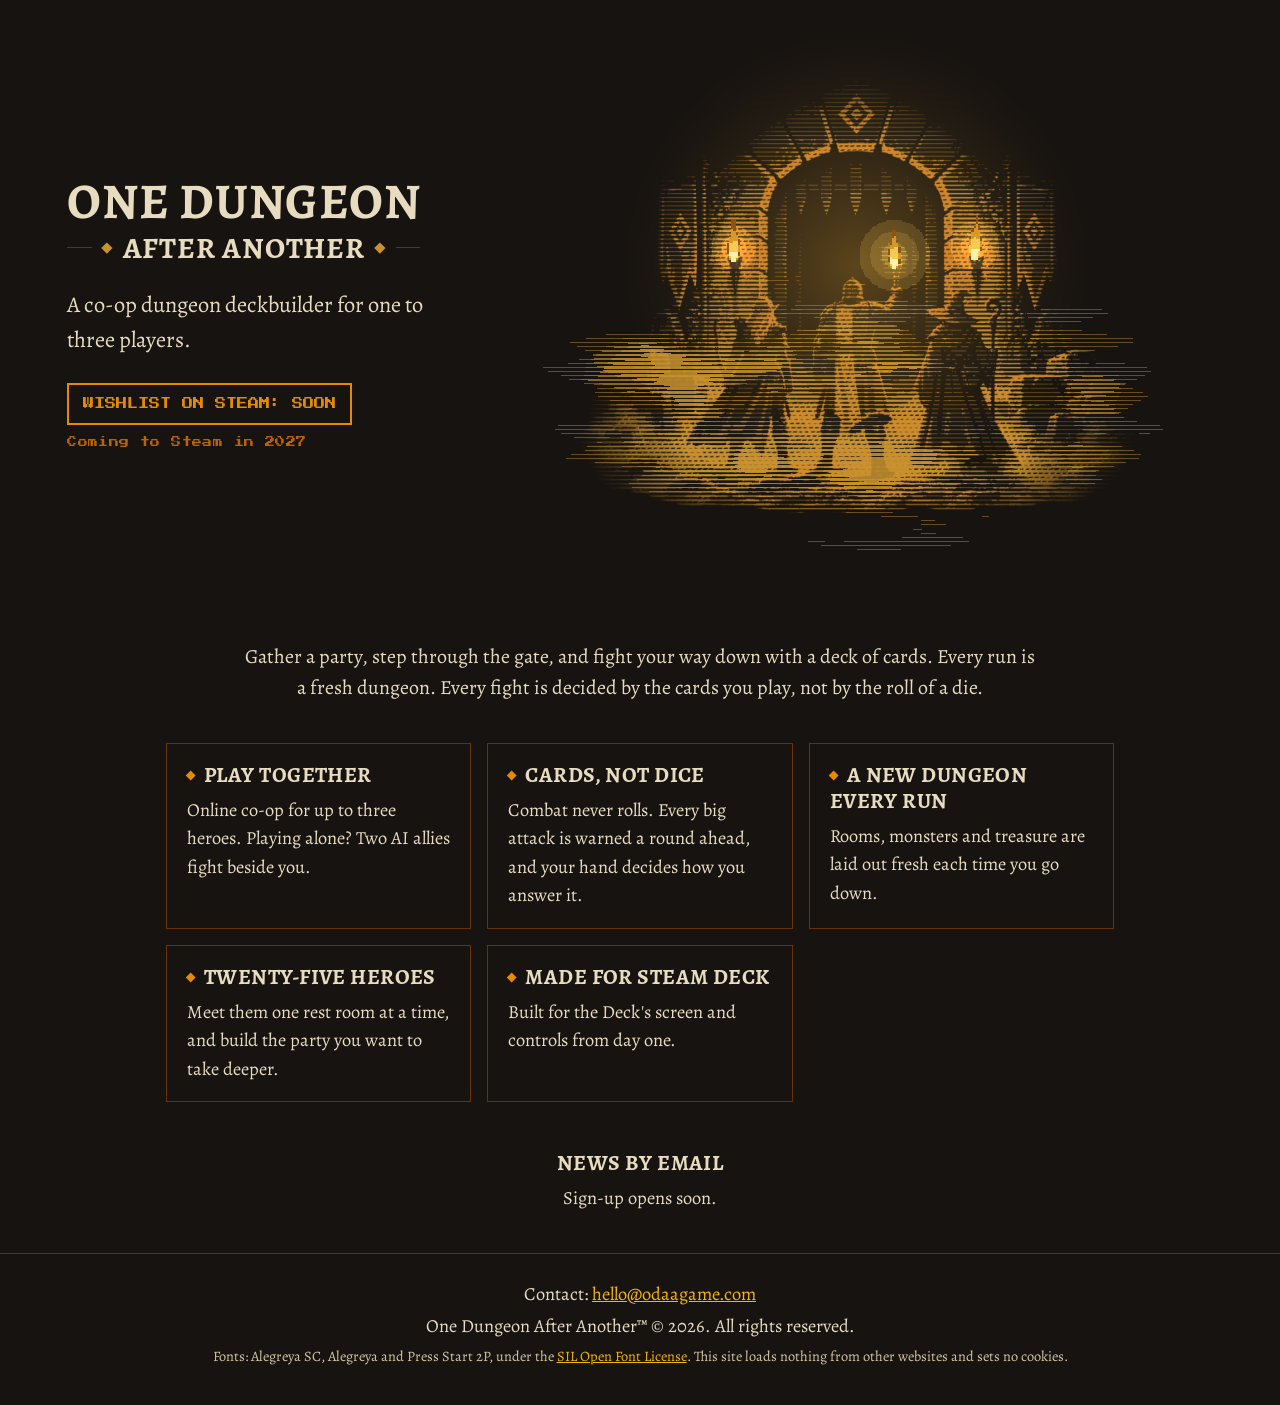
<file: index.html>
<!doctype html>
<html lang="en">
<head>
<meta charset="utf-8">
<meta name="viewport" content="width=device-width, initial-scale=1">
<title>One Dungeon After Another</title>
<meta name="description" content="A co-op dungeon deckbuilder for one to three players. Coming to Steam in 2027.">
<meta property="og:title" content="One Dungeon After Another">
<meta property="og:description" content="A co-op dungeon deckbuilder for one to three players. Coming to Steam in 2027.">
<meta property="og:image" content="https://odaagame.com/img/party.png">
<meta property="og:url" content="https://odaagame.com/">
<link rel="canonical" href="https://odaagame.com/">
<link rel="icon" type="image/png" href="img/favicon-32.png">
<link rel="stylesheet" href="style.css">
</head>
<body>

<header class="hero">
  <div class="hero-text">
    <h1 class="wordmark">
      <span class="line1">One Dungeon</span>
      <span class="line2"><i class="rule"></i><i class="dia"></i><span>After Another</span><i class="dia"></i><i class="rule"></i></span>
    </h1>
    <p class="tag">A co-op dungeon deckbuilder for one to three players.</p>
    <p class="cta"><span class="chip" aria-disabled="true">Wishlist on Steam: soon</span></p>
    <p class="when">Coming to Steam in 2027</p>
  </div>
  <div id="gateway" class="gateway">
    <canvas id="gateway-gl" data-src="img/gateway-engraved.png" aria-hidden="true"></canvas>
    <img class="gateway-still" src="img/gateway-engraved.png" alt="Three heroes, an archer, a knight raising a torch and a wizard, stand before a torch-lit dungeon gate, drawn in amber lines.">
  </div>
  <canvas id="gateway-embers" aria-hidden="true"></canvas>
</header>

<main>
  <section class="pitch">
    <p>Gather a party, step through the gate, and fight your way down with a deck of cards. Every run is a fresh
    dungeon. Every fight is decided by the cards you play, not by the roll of a die.</p>
  </section>

  <section class="features">
    <article>
      <h2>Play together</h2>
      <p>Online co-op for up to three heroes. Playing alone? Two AI allies fight beside you.</p>
    </article>
    <article>
      <h2>Cards, not dice</h2>
      <p>Combat never rolls. Every big attack is warned a round ahead, and your hand decides how you answer it.</p>
    </article>
    <article>
      <h2>A new dungeon every run</h2>
      <p>Rooms, monsters and treasure are laid out fresh each time you go down.</p>
    </article>
    <article>
      <h2>Twenty-five heroes</h2>
      <p>Meet them one rest room at a time, and build the party you want to take deeper.</p>
    </article>
    <article>
      <h2>Made for Steam Deck</h2>
      <p>Built for the Deck's screen and controls from day one.</p>
    </article>
  </section>

  <section class="news">
    <h2>News by email</h2>
    <p>Sign-up opens soon.</p>
  </section>
</main>

<footer>
  <p>Contact: <a href="mailto:hello@odaagame.com">hello@odaagame.com</a></p>
  <p>One Dungeon After Another&trade; &copy; 2026. All rights reserved.</p>
  <p class="small">Fonts: Alegreya SC, Alegreya and Press Start 2P, under the
    <a href="fonts/">SIL Open Font License</a>. This site loads nothing from other websites and sets no cookies.</p>
</footer>

<script src="gateway.js"></script>
</body>
</html>
</file>
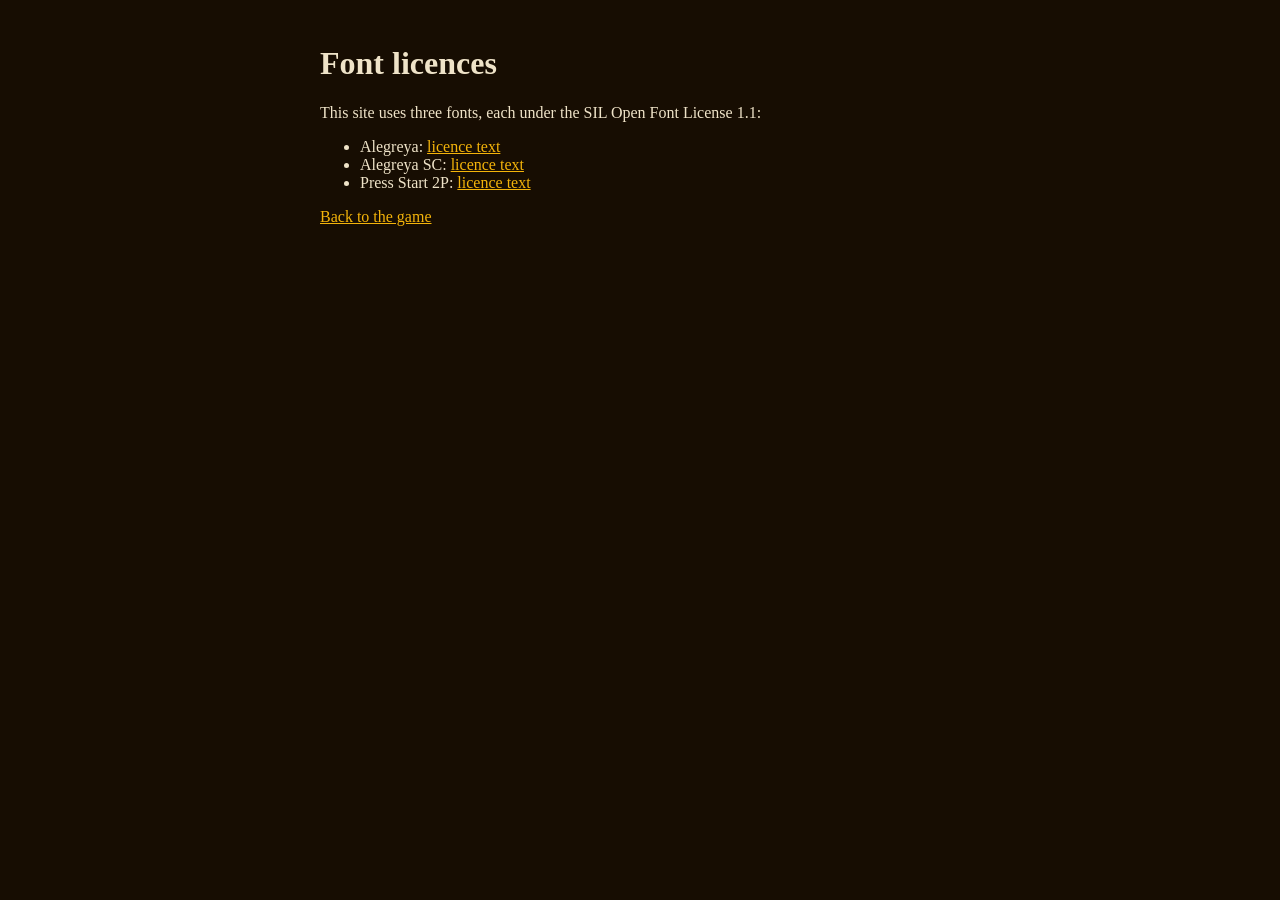
<file: fonts/index.html>
<!doctype html>
<html lang="en"><head><meta charset="utf-8"><meta name="viewport" content="width=device-width, initial-scale=1">
<title>Font licences</title>
<style>body{background:#170D02;color:#EFE3C8;font-family:Georgia,serif;max-width:40em;margin:0 auto;padding:24px 16px}a{color:#F4B40A}</style></head>
<body><h1>Font licences</h1>
<p>This site uses three fonts, each under the SIL Open Font License 1.1:</p>
<ul>
<li>Alegreya: <a href="OFL-Alegreya.txt">licence text</a></li>
<li>Alegreya SC: <a href="OFL-AlegreyaSC.txt">licence text</a></li>
<li>Press Start 2P: <a href="OFL-PressStart2P.txt">licence text</a></li>
</ul>
<p><a href="../">Back to the game</a></p>
</body></html>
</file>
<file: style.css>
/* One Dungeon After Another, as the game's title menu draws it (grimhollow-godot scripts/ui/main_menu.gd):
   the SMOKE ground, the wordmark in Alegreya SC Bold parchment with the second line between gold diamonds
   and rules, menu-style headings, and the amber CRT tokens (brand doc 15 s C14a) for the accents.
   Fonts are the game's own, self-hosted under the SIL OFL. Nothing is loaded from other websites. */

@font-face { font-family: "Alegreya SC"; src: url("fonts/AlegreyaSC-Bold.ttf") format("truetype"); font-weight: 700; font-display: swap; }
@font-face { font-family: "Alegreya"; src: url("fonts/Alegreya-Regular.ttf") format("truetype"); font-weight: 400; font-display: swap; }
@font-face { font-family: "Alegreya"; src: url("fonts/Alegreya-Bold.ttf") format("truetype"); font-weight: 700; font-display: swap; }
@font-face { font-family: "Press Start 2P"; src: url("fonts/PressStart2P-Regular.ttf") format("truetype"); font-display: swap; }

:root {
  --smoke: #171310;      /* SMOKE: the title's ground */
  --parchment: #E8DCC0;  /* PARCHMENT: the wordmark and the menu */
  --gold: #C8922F;       /* TORCH_GOLD: the diamonds */
  --low: #683201;        /* AMBER_LOW: the rules, keylines at rest */
  --mid: #BC6402;        /* AMBER_MID */
  --lit: #E38B03;        /* AMBER_LIT */
  --hot: #F4B40A;        /* AMBER_HOT: the one focused thing */
}

* { box-sizing: border-box; }
html { background: var(--smoke); }
body {
  margin: 0;
  background: var(--smoke);
  color: var(--parchment);
  font-family: "Alegreya", Georgia, serif;
  font-size: 1.15rem;
  line-height: 1.55;
  overflow-x: hidden;
}

/* ---- the hero: the wordmark in the dark to the left, the gateway to the right (the title menu's composition) */
.hero {
  position: relative;
  display: grid;
  grid-template-columns: minmax(0, 0.78fr) minmax(0, 1.5fr);
  align-items: center;
  gap: 8px;
  max-width: 1280px;
  margin: 0 auto;
  padding: 40px 16px 24px;
}
.hero-text { position: relative; z-index: 2; padding-left: clamp(0px, 4vw, 72px); }

.wordmark {
  display: inline-block;
  margin: 0;
  font-family: "Alegreya SC", Georgia, serif;
  font-weight: 700;
  color: var(--parchment);
  text-transform: uppercase;
  line-height: 0.95;
}
.wordmark .line1 { display: block; font-size: clamp(2.2rem, 3.9vw, 4rem); letter-spacing: 0.015em; white-space: nowrap; }
.wordmark .line2 {
  display: flex;
  align-items: center;
  gap: 0.38em;
  margin-top: 0.26em;
  font-size: clamp(1.31rem, 2.33vw, 2.39rem);   /* 37 / 62 of line 1, as the game sets it */
  letter-spacing: 0.03em;
  white-space: nowrap;
}
.wordmark .rule { flex: 1 1 0; height: 1.5px; min-width: 10px; background: var(--low); }
.wordmark .dia { flex: none; width: 0.26em; height: 0.26em; background: var(--gold); transform: rotate(45deg); }

.tag { font-size: clamp(1.15rem, 1.8vw, 1.4rem); margin: 26px 0 0; max-width: 26em; }
.cta { margin: 26px 0 8px; }
.chip {
  display: inline-block;
  font-family: "Press Start 2P", monospace;
  font-size: 0.7rem;
  line-height: 1.6;
  padding: 10px 14px;
  border: 2px solid var(--lit);
  color: var(--lit);
  text-transform: uppercase;
  white-space: nowrap;
}
.when { font-family: "Press Start 2P", monospace; font-size: 0.62rem; color: var(--mid); letter-spacing: 0.04em; margin: 10px 0 0; }

.gateway { position: relative; z-index: 1; width: 100%; }
.gateway canvas { display: none; width: 100%; }
.gateway .gateway-still { display: block; width: 74%; margin: 0 auto; height: auto; }
.gateway.live canvas { display: block; }
.gateway.live .gateway-still { display: none; }
#gateway-embers { position: absolute; left: 0; top: 0; pointer-events: none; z-index: 3; }

/* ---- the rest of the page, in the menu's voice: Alegreya SC parchment headings with a gold diamond */
main { max-width: 980px; margin: 0 auto; padding: 8px 16px 40px; }
.pitch { max-width: 40em; margin: 20px auto 40px; text-align: center; font-size: 1.25rem; }

.features { display: grid; grid-template-columns: repeat(auto-fit, minmax(260px, 1fr)); gap: 16px; }
.features article { border: 1.5px solid var(--low); padding: 18px 20px; }
h2 {
  font-family: "Alegreya SC", Georgia, serif;
  font-weight: 700;
  font-size: 1.35rem;
  line-height: 1.2;
  color: var(--parchment);
  text-transform: uppercase;
  letter-spacing: 0.02em;
  margin: 0 0 8px;
}
.features h2::before {
  content: "";
  display: inline-block;
  width: 0.34em; height: 0.34em;
  margin: 0 0.45em 0.14em 0;
  background: var(--lit);
  transform: rotate(45deg);
  vertical-align: middle;
}
.features p { margin: 0; }

.news { text-align: center; margin: 48px auto 0; }
.news p { margin: 0; }

footer { border-top: 1.5px solid var(--low); text-align: center; padding: 22px 16px 34px; }
footer p { margin: 4px 0; }
footer .small { font-size: 0.9rem; color: #d3c4a2; }
a { color: var(--hot); }

/* ---- phones: the wordmark first, then the gateway */
@media (max-width: 760px) {
  .hero { grid-template-columns: 1fr; padding-top: 28px; text-align: center; }
  .hero-text { padding-left: 0; }
  .tag { margin-left: auto; margin-right: auto; }
  .wordmark .line1 { font-size: clamp(2.2rem, 10.5vw, 4rem); }
  .wordmark .line2 { font-size: clamp(1.31rem, 6.27vw, 2.39rem); }
}
</file>
